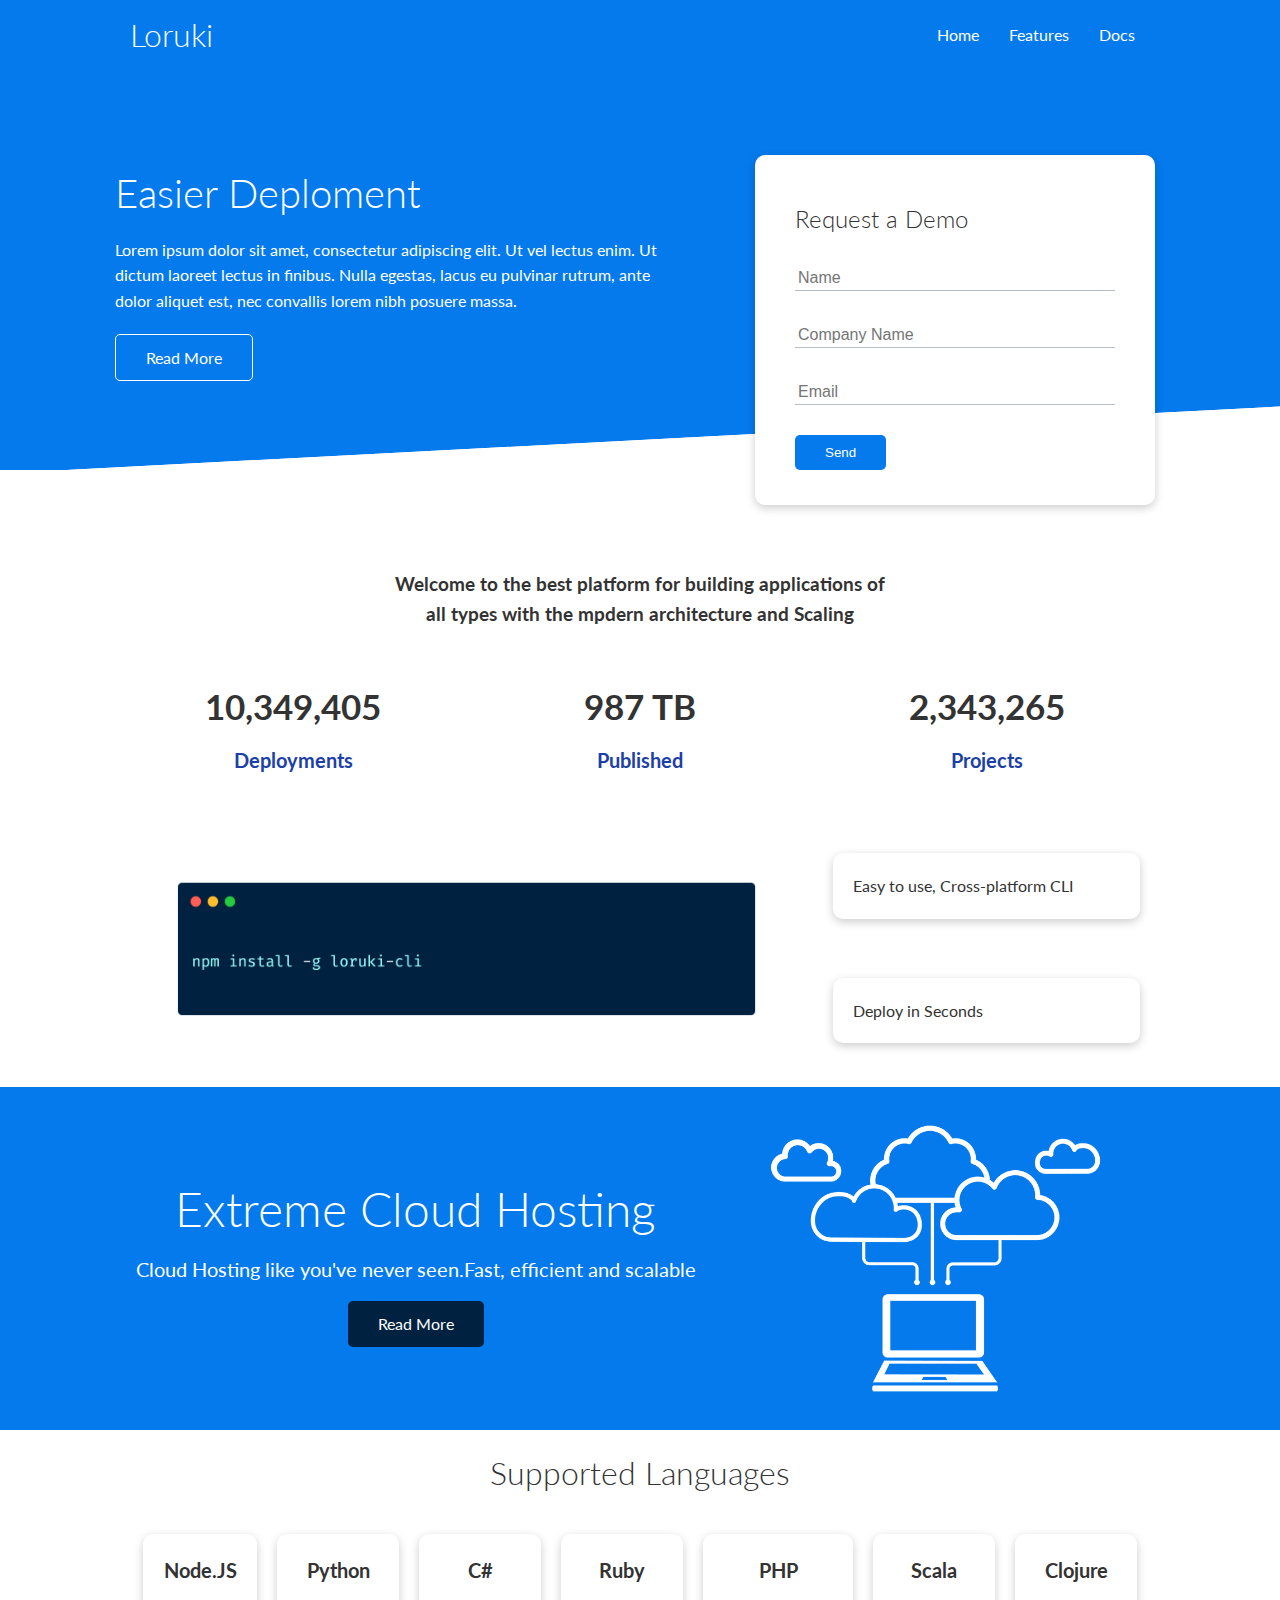
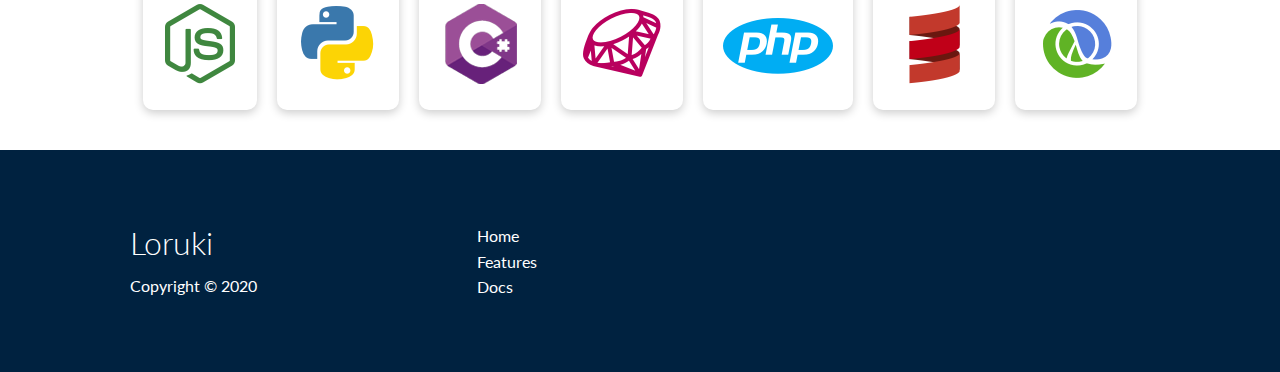
<file: index.html>
<!DOCTYPE html>
<html lang="en">

<head>
    <meta charset="UTF-8">
    <meta name="viewport" content="width=device-width, initial-scale=1.0">
    <link rel="stylesheet" href="https://cdnjs.cloudflare.com/ajax/libs/font-awesome/5.15.1/css/all.min.css"
        integrity="sha512-+4zCK9k+qNFUR5X+cKL9EIR+ZOhtIloNl9GIKS57V1MyNsYpYcUrUeQc9vNfzsWfV28IaLL3i96P9sdNyeRssA=="
        crossorigin="anonymous" />
        <link rel="stylesheet" href="css/utilities.css">
    <link rel="stylesheet" href="css/style.css">
    <title>Loruki | Cloud Hosting For Everyone</title>
</head>

<body>
    <!--Navbar-->
    <div class="navbar">
        <div class="container flex">
            <h1 class="logo">Loruki</h1>
            <nav>
                <ul>
                    <li><a href="index.html">Home</a></li>
                    <li><a href="features.html">Features</a></li>
                    <li><a href="docs.html">Docs</a></li>
                </ul>
            </nav>
        </div>
    </div>
    <!-- Showcase -->
    <section class="showcase">
        <div class="container grid">
            <div class="showcase-text">
                <h1>Easier Deploment</h1>
                <p>Lorem ipsum dolor sit amet, consectetur adipiscing elit. Ut vel lectus enim. Ut dictum laoreet lectus in finibus. Nulla egestas, lacus eu pulvinar rutrum, ante dolor aliquet est, nec convallis lorem nibh posuere massa. </p>
                <a href="features/html" class="btn btn-outline">Read More</a>
            </div>

            <div class="showcase-form card">
                <h2>Request a Demo</h2>
                <form>
                    <div class="form-control">
                        <input type="text" name="name" placeholder="Name" required>
                    </div>
                    <div class="form-control">
                        <input type="text" name="company" placeholder="Company Name" required>
                    </div>
                    <div class="form-control">
                        <input type="email" name="email" placeholder="Email" required>
                    </div>

                    <input type="submit" value="Send" class="btn btn-primary">
                </form>
            </div>
        </div>
    </section>

    <!-- Stats -->
    <section class="stats">
        <div class="container">
            <h3 class="stats-heading text-center my-1">
                Welcome to the best platform for building applications of all types with the mpdern architecture and Scaling
            </h3>

            <div class="grid grid-3 text-center my-4">
                <div>
                    <i class="fas fa-server fa-3x"></i>
                    <h3>10,349,405</h3>
                    <p class="text-secondary">Deployments</p>
                </div>
                <div>
                    <i class="fas fa-upload fa-3x"></i>
                    <h3>987 TB</h3>
                    <p class="text-secondary">Published</p>
                </div>
                <div>
                    <i class="fas fa-project-diagram fa-3x"></i>
                    <h3>2,343,265</h3>
                    <p class="text-secondary">Projects</p>
                </div>
            </div>
        </div>
    </section>

    <!-- cli -->
    <section class="cli">
        <div class="container grid">
            <img src="images/cli.png" alt="cli">
            <div class="card">
                Easy to use, Cross-platform CLI
            </div>

            <div class="card">
                Deploy in Seconds
            </div>
        </div>
    </section>

    <!-- cloud -->
    <section class="cloud bg-primary my-2 py-2">
        <div class="container grid">
            <div class="text-center">
                <h2 class="lg">Extreme Cloud Hosting</h2>
                <p class="lead my-1">Cloud Hosting like you've never seen.Fast, efficient and scalable</p>
                <a href="features.html" class="btn btn-dark">Read More</a>
            </div>
            <img src="images/cloud.png" alt="Cloud">
        </div>
    </section>

    <!-- languages -->
    <section class="languages">
        <h2 class="text-center md my-2">Supported Languages</h2>
        <div class="container flex">
            <div class="card">
                <h4>Node.JS</h4>
                <img src="images/logos/node.png" alt="Node JS">
            </div>
            <div class="card">
                <h4>Python</h4>
                <img src="images/logos/python.png" alt="Node JS">
            </div>
            <div class="card">
                <h4>C#</h4>
                <img src="images/logos/csharp.png" alt="Node JS">
            </div>
            <div class="card">
                <h4>Ruby</h4>
                <img src="images/logos/ruby.png" alt="Node JS">
            </div>
            <div class="card">
                <h4>PHP</h4>
                <img src="images/logos/php.png" alt="Node JS">
            </div>
            <div class="card">
                <h4>Scala</h4>
                <img src="images/logos/scala.png" alt="Node JS">
            </div>
            <div class="card">
                <h4>Clojure</h4>
                <img src="images/logos/clojure.png" alt="Node JS">
            </div>
        </div>
    </section>

    <!-- footer -->

    <footer class="footer bg-dark py-5">
        <div class="container grid grid-3">
            <div>
                <h1>Loruki</h1>
                <p>Copyright &copy; 2020</p>
            </div>
            <nav>
                <li><a href="index.html">Home</a></li>
                <li><a href="features.html">Features</a></li>
                <li><a href="docs.html">Docs</a></li>
            </nav>
            <div class="social">
                <a href="#"><i class="fab fa-github fa-2x"></i></a>
                <a href="#"><i class="fab fa-facebook fa-2x"></i></a>
                <a href="#"><i class="fab fa-instagram fa-2x"></i></a>
                <a href="#"><i class="fab fa-twitter fa-2x"></i></a>

            </div>

        </div>
    </footer>
</body>

</html>
</file>
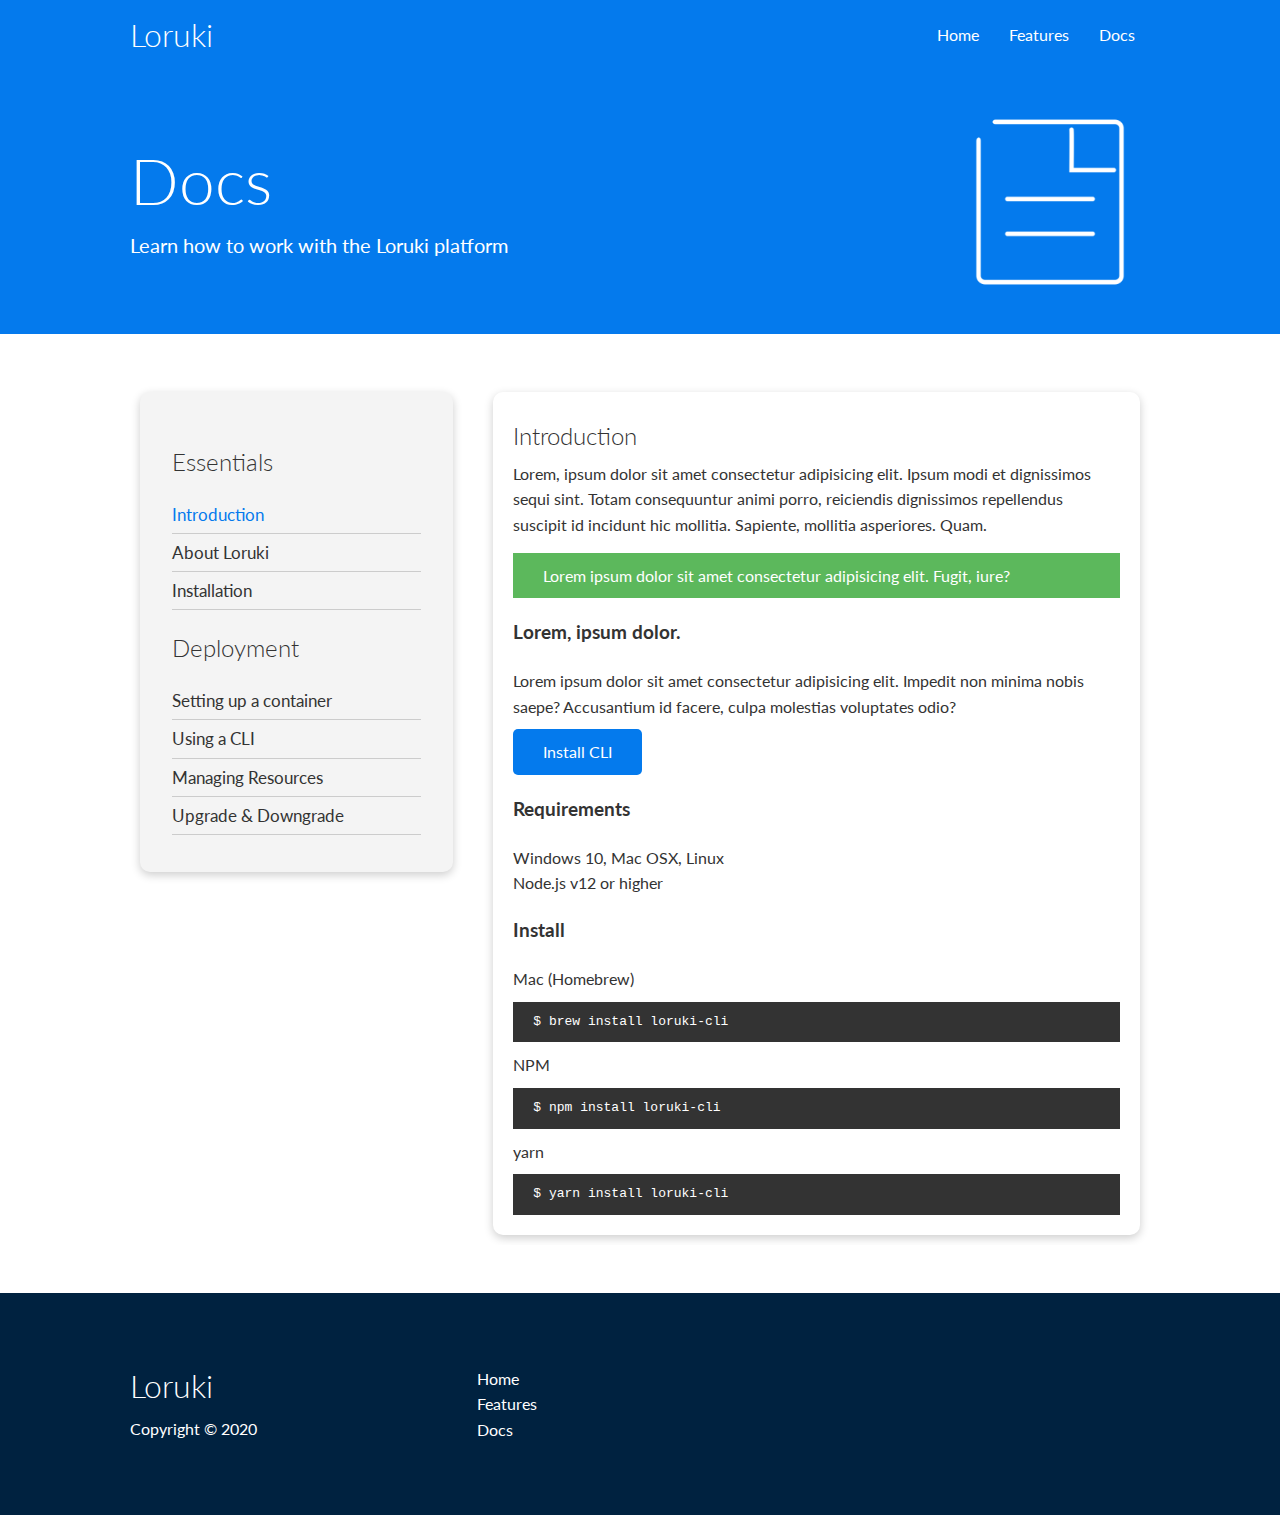
<file: docs.html>
<!DOCTYPE html>
<html lang="en">

<head>
    <meta charset="UTF-8">
    <meta name="viewport" content="width=device-width, initial-scale=1.0">
    <link rel="stylesheet" href="https://cdnjs.cloudflare.com/ajax/libs/font-awesome/5.15.1/css/all.min.css"
        integrity="sha512-+4zCK9k+qNFUR5X+cKL9EIR+ZOhtIloNl9GIKS57V1MyNsYpYcUrUeQc9vNfzsWfV28IaLL3i96P9sdNyeRssA=="
        crossorigin="anonymous" />
        <link rel="stylesheet" href="css/utilities.css">
    <link rel="stylesheet" href="css/style.css">
    <title>Loruki | Cloud Hosting For Everyone</title>
</head>

<body>
    <!--Navbar-->
    <div class="navbar">
        <div class="container flex">
            <h1 class="logo">Loruki</h1>
            <nav>
                <ul>
                    <li><a href="index.html">Home</a></li>
                    <li><a href="features.html">Features</a></li>
                    <li><a href="docs.html">Docs</a></li>
                </ul>
            </nav>
        </div>
    </div>

    <!-- Head -->

    <section class="docs-head bg-primary py-3">
        <div class="container grid">
            <div>
                <h1 class="xl">Docs</h1>
                <p class="lead">Learn how to work with the Loruki platform</p>
            </div>
            <img src="images/docs.png" alt="">
        </div>
    </section>

    <!-- Docs Main -->
    <section class="docs-main my-4">
        <div class="container grid">
            <div class="card bg-light p-3">
                <h2 class="my-2">Essentials</h2>
                <nav>
                    <ul>
                        <li><a class="text-primary" href="#">Introduction</a></li>
                        <li><a href="#">About Loruki</a></li>
                        <li><a href="#">Installation</a></li>
                    </ul>
                </nav>
                <h2 class = "my-2">Deployment</h2>
                <nav>
                    <ul>
                        <li><a href="#">Setting up a container</a></li>
                        <li><a href="#">Using a CLI</a></li>
                        <li><a href="#">Managing Resources</a></li>
                        <li><a href="#">Upgrade & Downgrade</a></li>
                    </ul>
                </nav>
            </div>

            <div class="card">
                <h2>Introduction</h2>
                <p>Lorem, ipsum dolor sit amet consectetur adipisicing elit. Ipsum modi et dignissimos sequi sint. Totam consequuntur animi porro, reiciendis dignissimos repellendus suscipit id incidunt hic mollitia. Sapiente, mollitia asperiores. Quam.</p>

                <div class="alert alert-success">
                    <i class="fas fa-info"></i>Lorem ipsum dolor sit amet consectetur adipisicing elit. Fugit, iure?
                </div>
                <h3>Lorem, ipsum dolor.</h3>
                <p>Lorem ipsum dolor sit amet consectetur adipisicing elit. Impedit non minima nobis saepe? Accusantium id facere, culpa molestias voluptates odio?</p>
                <a href="#" class="btn btn-primary">Install CLI</a>
                
                <h3>Requirements</h3>
                <ul>
                    <li>Windows 10, Mac OSX, Linux</li>
                    <li>Node.js v12 or higher</li>
                </ul>
                
                <h3>Install</h3>
                <p>Mac (Homebrew)</p>
                <pre><code>$ brew install loruki-cli</code></pre>

                <p>NPM</p>
                <pre><code>$ npm install loruki-cli</code></pre>

                <p>yarn</p>
                <pre><code>$ yarn install loruki-cli</code></pre>
            </div>
        </div>
    </section>

    <!-- footer -->

    <footer class="footer bg-dark py-5">
        <div class="container grid grid-3">
            <div>
                <h1>Loruki</h1>
                <p>Copyright &copy; 2020</p>
            </div>
            <nav>
                <li><a href="index.html">Home</a></li>
                <li><a href="features.html">Features</a></li>
                <li><a href="docs.html">Docs</a></li>
            </nav>
            <div class="social">
                <a href="#"><i class="fab fa-github fa-2x"></i></a>
                <a href="#"><i class="fab fa-facebook fa-2x"></i></a>
                <a href="#"><i class="fab fa-instagram fa-2x"></i></a>
                <a href="#"><i class="fab fa-twitter fa-2x"></i></a>

            </div>

        </div>
    </footer>
</body>

</html>
</file>
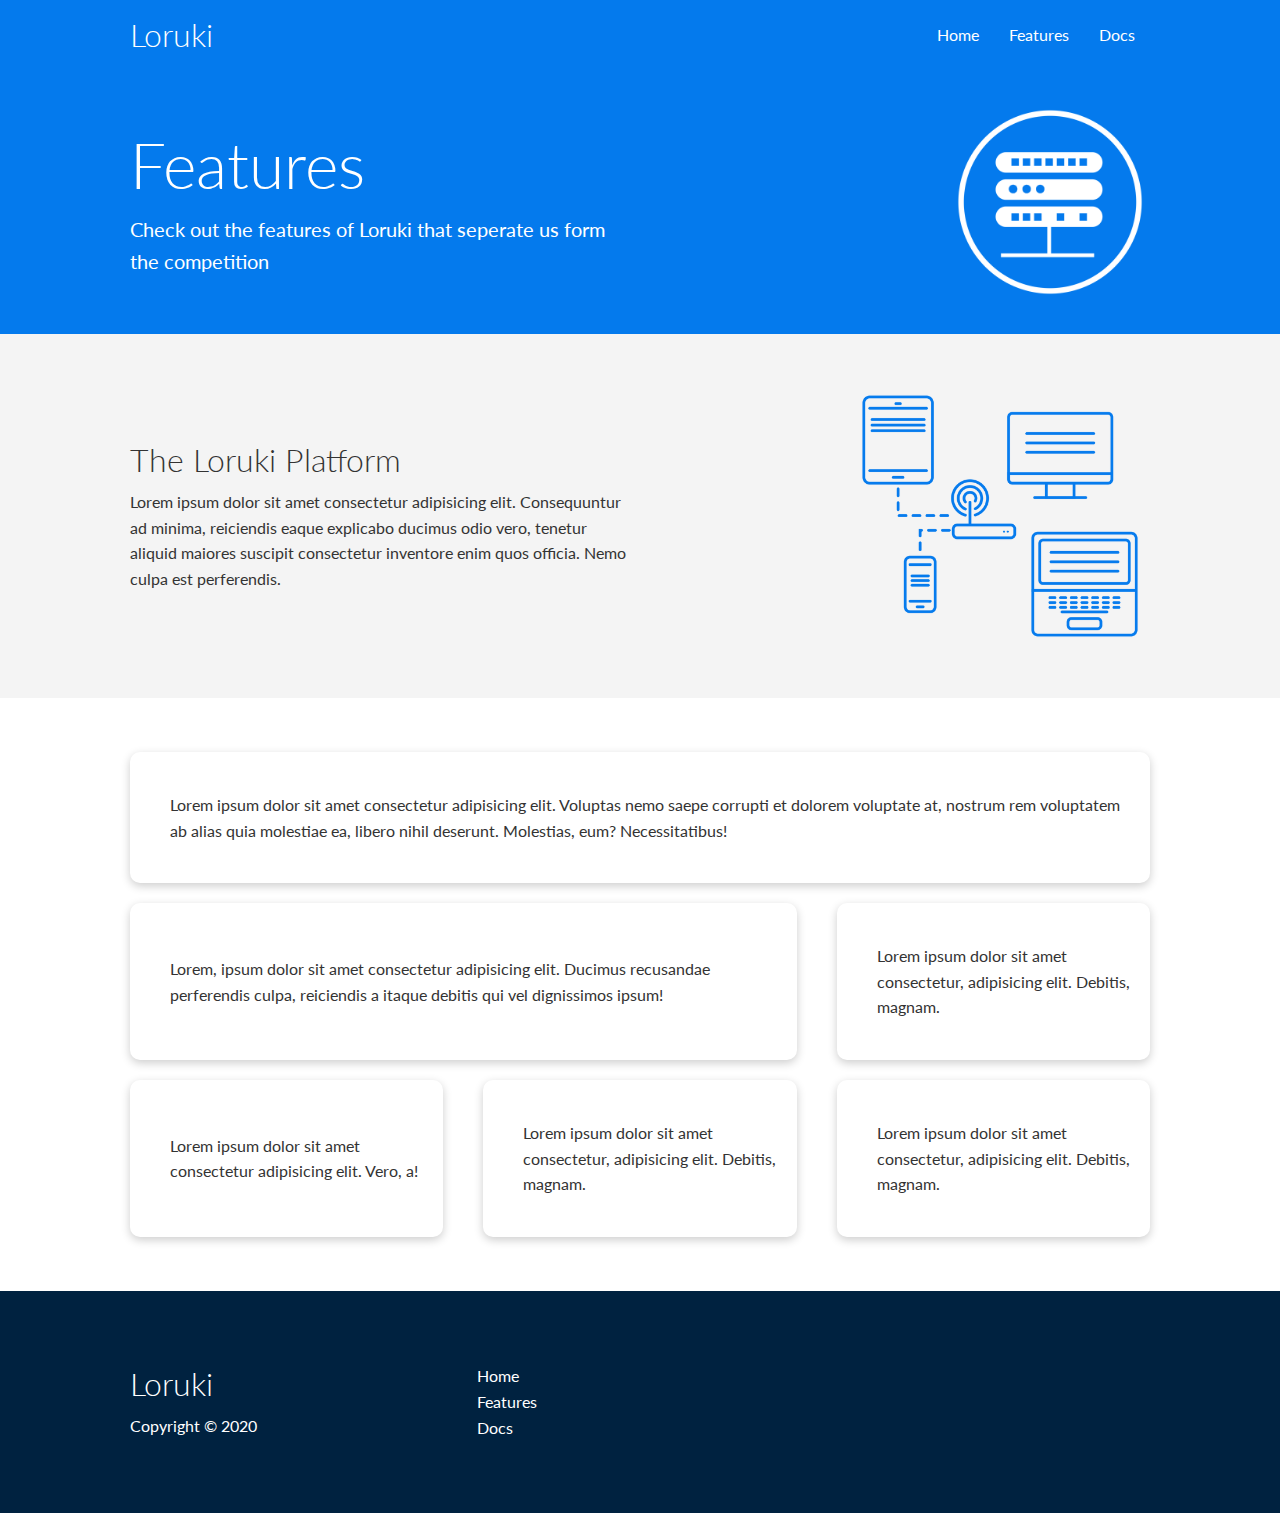
<file: features.html>
<!DOCTYPE html>
<html lang="en">

<head>
    <meta charset="UTF-8">
    <meta name="viewport" content="width=device-width, initial-scale=1.0">
    <link rel="stylesheet" href="https://cdnjs.cloudflare.com/ajax/libs/font-awesome/5.15.1/css/all.min.css"
        integrity="sha512-+4zCK9k+qNFUR5X+cKL9EIR+ZOhtIloNl9GIKS57V1MyNsYpYcUrUeQc9vNfzsWfV28IaLL3i96P9sdNyeRssA=="
        crossorigin="anonymous" />
        <link rel="stylesheet" href="css/utilities.css">
    <link rel="stylesheet" href="css/style.css">
    <title>Loruki | Cloud Hosting For Everyone</title>
</head>

<body>
    <!--Navbar-->
    <div class="navbar">
        <div class="container flex">
            <h1 class="logo">Loruki</h1>
            <nav>
                <ul>
                    <li><a href="index.html">Home</a></li>
                    <li><a href="features.html">Features</a></li>
                    <li><a href="docs.html">Docs</a></li>
                </ul>
            </nav>
        </div>
    </div>

    <!-- Head -->

    <section class="features-head bg-primary py-3">
        <div class="container grid">
            <div>
                <h1 class="xl">Features</h1>
                <p class="lead">Check out the features of Loruki that seperate us form the competition</p>
            </div>
            <img src="images/server.png" alt="">
        </div>
    </section>

    <!-- sub bhead -->
    <section class="features-sub-head bg-light py-3">
        <div class="container grid">
            <div>
                <h1 class="md">The Loruki Platform</h1>
                <p>Lorem ipsum dolor sit amet consectetur adipisicing elit. Consequuntur ad minima, reiciendis eaque explicabo ducimus odio vero, tenetur aliquid maiores suscipit consectetur inventore enim quos officia. Nemo culpa est perferendis.</p>
            </div>
            <img src="images/server2.png" alt="">
        </div>

    </section>

    <!-- features-main -->

    <section class="features-main my-2">
        <div class="container grid grid-3">
            <div class="card flex">
                <i class="fas fa-server fa-3x"></i>
                <p>Lorem ipsum dolor sit amet consectetur adipisicing elit. Voluptas nemo saepe corrupti et dolorem voluptate at, nostrum rem voluptatem ab alias quia molestiae ea, libero nihil deserunt. Molestias, eum? Necessitatibus!</p>
            </div>
            <div class="card flex">
                <i class="fas fa-network-wired fa-3x"></i>
                <p>
                    Lorem, ipsum dolor sit amet consectetur adipisicing elit. Ducimus
                    recusandae perferendis culpa, reiciendis a itaque debitis qui vel
                    dignissimos ipsum!
                </p>
            </div>
            <div class="card flex">
                <i class="fas fa-laptop-code fa-3x"></i>
                <p>
                    Lorem ipsum dolor sit amet consectetur, adipisicing elit. Debitis,
                    magnam.
                </p>
            </div>
            <div class="card flex">
                <i class="fas fa-database fa-3x"></i>
                <p>
                    Lorem ipsum dolor sit amet consectetur adipisicing elit. Vero, a!
                </p>
            </div>
            <div class="card flex">
                <i class="fas fa-power-off fa-3x"></i>
                <p>
                    Lorem ipsum dolor sit amet consectetur, adipisicing elit. Debitis,
                    magnam.
                </p>
            </div>
            <div class="card flex">
                <i class="fas fa-upload fa-3x"></i>
                <p>
                    Lorem ipsum dolor sit amet consectetur, adipisicing elit. Debitis,
                    magnam.
                </p>
            </div>
        </div>
    </section>


    <!-- footer -->

    <footer class="footer bg-dark py-5">
        <div class="container grid grid-3">
            <div>
                <h1>Loruki</h1>
                <p>Copyright &copy; 2020</p>
            </div>
            <nav>
                <li><a href="index.html">Home</a></li>
                <li><a href="features.html">Features</a></li>
                <li><a href="docs.html">Docs</a></li>
            </nav>
            <div class="social">
                <a href="#"><i class="fab fa-github fa-2x"></i></a>
                <a href="#"><i class="fab fa-facebook fa-2x"></i></a>
                <a href="#"><i class="fab fa-instagram fa-2x"></i></a>
                <a href="#"><i class="fab fa-twitter fa-2x"></i></a>

            </div>

        </div>
    </footer>
</body>

</html>
</file>
<file: css/utilities.css>
.container {
  max-width: 1100px;
  margin: 0 auto;
  overflow: auto;
  padding: 0 40px;
}

.grid {
  display: grid;
  grid-template-columns: repeat(2, 1fr);
  gap: 20px;
  justify-content: center;
  align-items: center;
  height: 100%;
}

.card {
  background-color: #fff;
  color: #333;
  border-radius: 10px;
  box-shadow: 0 3px 10px rgba(0, 0, 0, 0.2);
  padding: 20px;
  margin: 10px;
}

.btn {
  display: inline-block;
  padding: 10px 30px;
  cursor: pointer;
  background: var(--primary-color);
  color: #fff;
  border: none;
  border-radius: 5px;
}

.btn:hover {
  transform: scale(0.9);
}

/* backgrounds and button colors */
.bg-primary,
.btn-primary {
  background-color: var(--primary-color);
  color: #fff;
}

.bg-secondary,
.btn-secondary {
  background-color: var(--secondary-color);
  color: #fff;
}

.bg-dark,
.btn-dark {
  background-color: var(--dark-color);
  color: #fff;
}

.bg-light,
.btn-light {
  background-color: var(--light-color);
  color: #333;
}

/* Text colors */
.text-primary {
  color: var(--primary-color);
}

.text-secondary {
  color: var(--secondary-color);
}

.text-dark {
  color: var(--dark-color);
}

.text-light {
  color: var(lightcolor);
}

.bg-primary a,
.btn-primary a,
.bg-secondary a,
.btn-secondary a,
.bg-dark a,
.btn-dark a {
  color: #fff;
}

/* text sizes */
.lead {
  font-size: 20px;
}

.sm {
  font-size: 1rem;
}

.md {
  font-size: 2rem;
}

.lg {
  font-size: 3rem;
}

.xl {
  font-size: 4rem;
}

.text-center {
  text-align: center;
}

/* alerts */
.alert {
  background-color: var(--light-color);
  padding: 10px 20px;
  margin: 15px 0;
}

.alert i {
  margin-right: 10px;
}

.alert-success {
  background-color: var(--success-color);
  color: #fff;
}

.alert-error {
  background-color: var(--error-color);
  color: #fff;
}

.btn-outline {
  background-color: transparent;
  border: 1px #fff solid;
}

.flex {
  display: flex;
  justify-content: center;
  align-items: center;
  height: 100%;
}

.grid-3 {
  grid-template-columns: repeat(3, 1fr);
}

/* Margins */
.my-1 {
  margin: 1rem 0;
}

.my-2 {
  margin: 1.5rem 0;
}

.my-3 {
  margin: 2rem 0;
}

.my-4 {
  margin: 3rem 0;
}

.my-5 {
  margin: 4rem 0;
}

.m-1 {
  margin: 1rem;
}

.m-2 {
  margin: 1.5rem;
}

.m-3 {
  margin: 2rem;
}

.m-4 {
  margin: 3rem;
}

.m-5 {
  margin: 4rem;
}

/* Paddings */
.py-1 {
  padding: 1rem 0;
}

.py-2 {
  padding: 1.5rem 0;
}

.py-3 {
  padding: 2rem 0;
}

.py-4 {
  padding: 3rem 0;
}

.py-5 {
  padding: 4rem 0;
}

.p-1 {
  padding: 1rem;
}

.p-2 {
  padding: 1.5rem;
}

.p-3 {
  padding: 2rem;
}

.p-4 {
  padding: 3rem;
}

.p-5 {
  padding: 4rem;
}

li {
  list-style: none;
}
</file>
<file: css/style.css>
@import url("https://fonts.googleapis.com/css2?family=Lato:wght@300&display=swap");

:root {
  --primary-color: #047aed;
  --secondary-color: #1c3fa8;
  --dark-color: #002240;
  --light-color: #f4f4f4;
  --success-color: #5cb85c;
  --error-color: #d9534f;
}

* {
  box-sizing: border-box;
  padding: 0;
  margin: 0;
}

body {
  font-family: "lato", sans-serif;
  color: #333;
  line-height: 1.6;
}

ul {
  list-style-type: none;
}

a {
  text-decoration: none;
  color: #333;
}
h1,
h2 {
  font-weight: 300;
  line-height: 1.2;
  margin: 10px 0;
}

p {
  margin: 10px 0;
}

img {
  width: 100%;
}

pre,
code {
  background-color: #333;
  color: #fff;
  padding: 10px;
}

/* NavBar */
.navbar {
  background-color: var(--primary-color);
  color: #fff;
  height: 70px;
}

.navbar ul {
  display: flex;
}

.navbar a {
  padding: 10px;
  margin: 0 5px;
  color: #fff;
}

.navbar a:hover {
  border-bottom: 2px solid #fff;
}

.navbar .flex {
  justify-content: space-between;
}

/* Showcase */
.showcase {
  height: 400px;
  background-color: var(--primary-color);
  color: #fff;
  position: relative;
}

.showcase h1 {
  font-size: 40px;
}

.showcase p {
  margin: 20px 0;
}

.showcase .grid {
  overflow: visible;
  grid-template-columns: 55% 45%;
  gap: 30px;
}

.showcase-text {
  animation: slideInFromLeft 1s ease-in;
}

.showcase-form {
  position: relative;
  top: 60px;
  height: 350px;
  width: 400px;
  padding: 40px;
  z-index: 100;
  justify-self: flex-end;
  animation: slideInFromRight 1s ease-in;
}

.showcase-form .form-control {
  margin: 30px 0;
}

.showcase-form input[type="text"],
.showcase-form input[type="email"] {
  border: 0;
  border-bottom: 1px solid #b4becb;
  width: 100%;
  padding: 3px;
  font-size: 16px;
}

.showcase-form input:focus {
  outline: none;
}

.showcase::before,
.showcase::after {
  content: "";
  background: #fff;
  height: 100px;
  position: absolute;
  bottom: -70px;
  right: 0;
  left: 0;
  transform: skewY(-3deg);
  -webkit-transform: skewY(-3deg);
  -moz-transform: skewY(-3deg);
  -ms-transform: skewY(-3deg);
}

/* Stats */
.stats {
  padding-top: 100px;
  animation: slideInFromBottom 1s ease-in;
}

.stats-heading {
  max-width: 500px;
  margin: auto;
}

.stats .grid h3 {
  font-size: 35px;
}

.stats .grid p {
  font-size: 20px;
  font-weight: bold;
}

/* cli */
.cli .grid {
  grid-template-columns: repeat(3, 1fr);
  grid-template-rows: repeat(2, 1fr);
}

.cli .grid *:first-child {
  grid-column: 1 / span 2;
  grid-row: 1 / span 2;
}

/* cloud */
.cloud .grid {
  grid-template-columns: 4fr 3fr;
}

/* languages */

.languages .flex {
  flex-wrap: wrap;
}

.languages .card {
  text-align: center;
  margin: 18px 10px 40px;
  transition: 0.2s ease-in;
}

.languages .card h4 {
  font-size: 20px;
  margin-bottom: 18px;
}

.languages .card:hover {
  transform: translateY(-15px);
}

/* features */
.features-head img,
.docs-head img {
  width: 200px;
  justify-self: flex-end;
}

.features-sub-head img {
  width: 300px;
  justify-self: flex-end;
}

.features-main .card > i {
  margin-right: 20px;
}

.features-main .grid {
  padding: 30px;
}

.features-main .grid > *:first-child {
  grid-column: 1 / span 3;
}

.features-main .grid > *:nth-child(2) {
  grid-column: 1 / span 2;
}

/* docs */
.docs-main h3 {
  margin: 20px 0;
}

.docs-main .grid {
  grid-template-columns: 1fr 2fr;
  align-items: flex-start;
}

.docs-main nav ul li {
  font-size: 17px;
  padding-bottom: 5px;
  margin-bottom: 5px;
  border-bottom: 1px solid #ccc;
}

.docs-main a:hover {
  font-weight: bold;
}

/* footer */

.footer .social a {
  margin: 0 10px;
}

/* Animations */
@keyframes slideInFromLeft {
  0% {
    transform: translateX(-100%);
  }

  100% {
    transform: translatex(0);
  }
}

@keyframes slideInFromRight {
  0% {
    transform: translateX(100%);
  }

  100% {
    transform: translatex(0);
  }
}

@keyframes slideInFromTop {
  0% {
    transform: translateY(-100%);
  }

  100% {
    transform: translatex(0);
  }
}

@keyframes slideInFromBottom {
  0% {
    transform: translateY(100%);
  }

  100% {
    transform: translatex(0);
  }
}

/* Media Queries */
/* Tablets and under */
@media (max-width: 768px) {
  .grid,
  .showcase .grid,
  .stats .grid,
  .cli .grid,
  .cloud .grid,
  .features-main .grid,
  .docs-main .grid {
    grid-template-columns: 1fr;
    grid-template-rows: 1fr;
  }

  .showcase {
    height: auto;
  }

  .showcase-text {
    text-align: center;
    margin-top: 40px;
    animation: slideInFromTop 1s ease-in;
  }

  .showcase-form {
    justify-self: center;
    margin: auto;
    animation: slideInFromBottom 1s ease-in;
  }

  .cli .grid > *:first-child {
    grid-column: 1;
    grid-row: 1;
  }

  .features-head,
  .features-sub-head,
  .docs-head {
    text-align: center;
  }

  .features-head img,
  .features-sub-head img,
  .docs-head img {
    justify-self: center;
  }

  .features-main .grid > *:first-child,
  .features-main .grid > *:nth-child(2) {
    grid-column: 1;
  }
}

/* Mobile */
@media (max-width: 500px) {
  .navbar {
    height: 110px;
  }

  .navbar .flex {
    flex-direction: column;
  }

  .navbar ul {
    padding: 10px;
    background-color: rgba(0, 0, 0, 0.1);
  }
}
</file>
